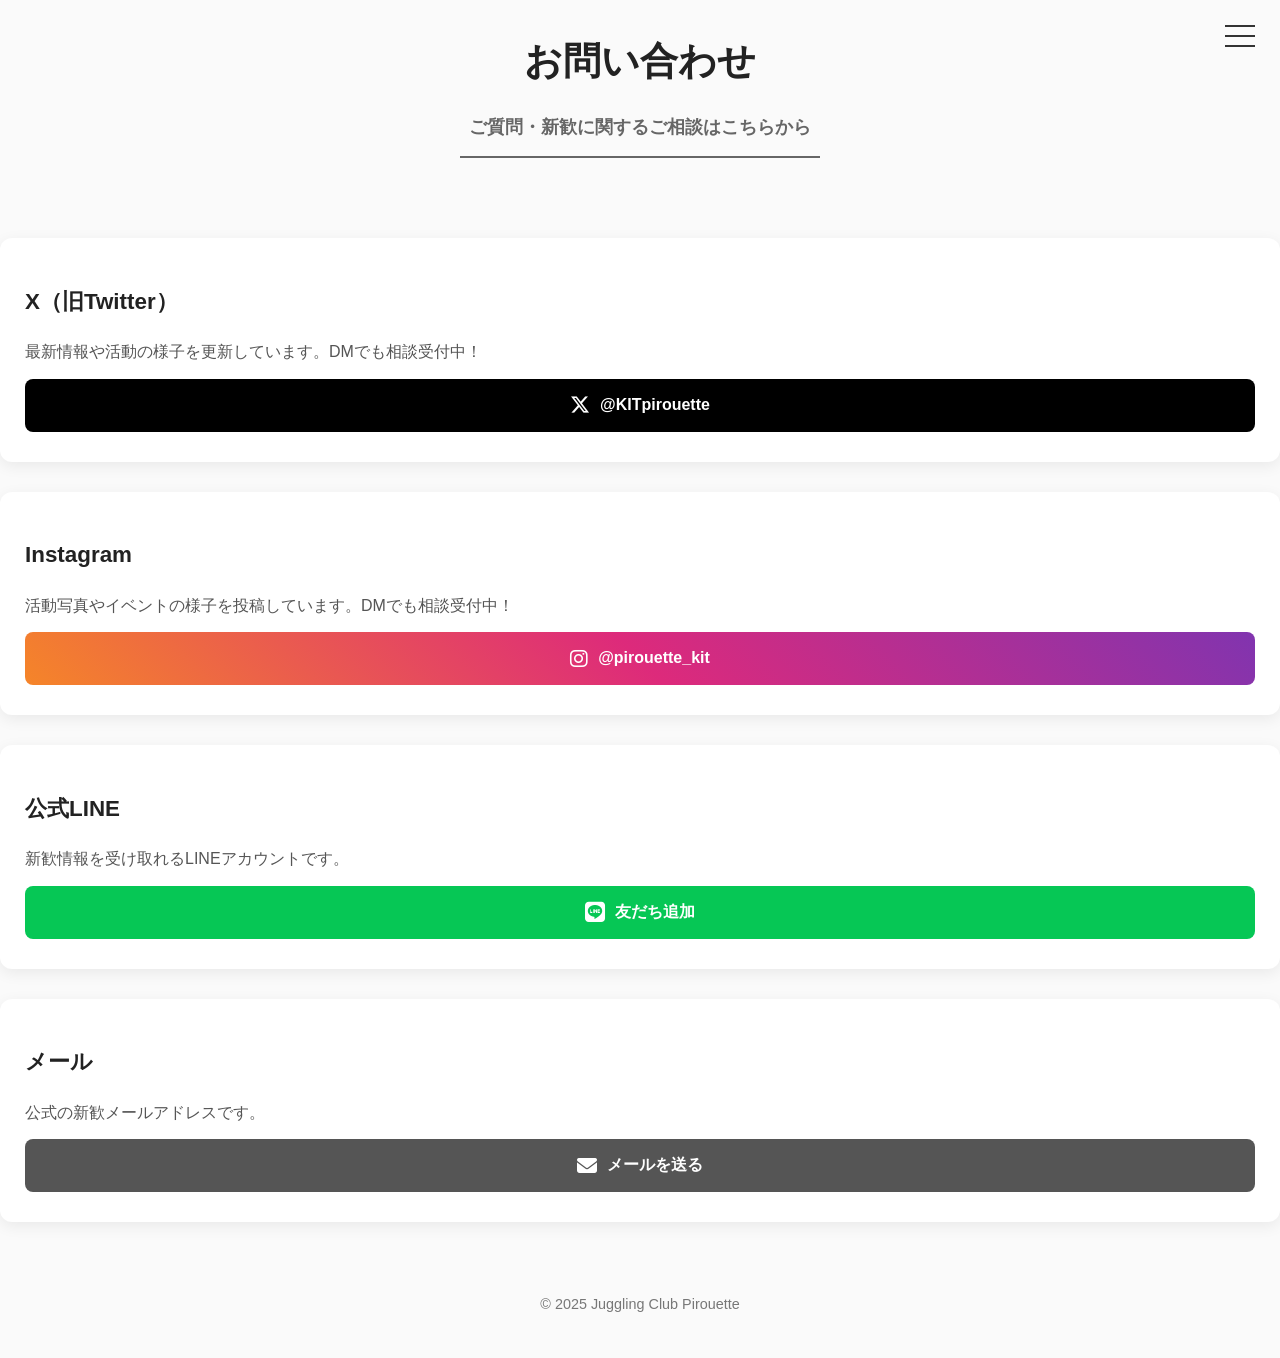
<file: contact.html>
<!DOCTYPE html>
<html lang="ja">
<head>
    <meta charset="UTF-8" />
    <meta name="viewport" content="width=device-width, initial-scale=1.0" />
    <title>お問い合わせ/各種SNS | Pirouette</title>
    <link rel="stylesheet" href="https://cdnjs.cloudflare.com/ajax/libs/font-awesome/6.5.0/css/all.min.css">
    <link rel="stylesheet" href="css/contact.css" />
    <link rel="stylesheet" href="css/styles.css" />
</head>

<body>

    <!-- 固定ヘッダー -->
    <header class="header">
        <nav id="header-menu" class="menu">
            <ul>
                <li><a href="index.html">ホーム</a></li>
                <li><a href="media.html">活動の様子</a></li>
                <li><a href="voice.html">先輩の声</a></li>
                <li><a href="clubhouse.html">部室に行く</a></li>
                <li><a href="contact.html">お問い合わせ/各種SNS</a></li>
            </ul>
        </nav>

        <div id="hamburger" class="hamburger">
            <span></span><span></span><span></span>
        </div>
    </header>
    <div id="overlay" class="overlay"></div>


    <!-- ページタイトル -->
    <header class="page-header">
        <h1>お問い合わせ</h1>
        <p class="subtitle">ご質問・新歓に関するご相談はこちらから</p>
        <div class="divider"></div>
    </header>

    <div class="contact-card">
        <h2>X（旧Twitter）</h2>
        <p>最新情報や活動の様子を更新しています。DMでも相談受付中！</p>
        <a href="https://x.com/kitpirouette?s=11&t=8eAhSpd67WuStOeye7FYPQ" target="_blank" class="sns-link x">
            <i class="fa-brands fa-x-twitter"></i>
            <span>@KITpirouette</span>
        </a>
    </div>
    
    <div class="contact-card">
        <h2>Instagram</h2>
        <p>活動写真やイベントの様子を投稿しています。DMでも相談受付中！</p>
        <a href="https://www.instagram.com/pirouette_kit" target="_blank" class="sns-link instagram">
            <i class="fa-brands fa-instagram"></i>
            <span>@pirouette_kit</span>
        </a>
    </div>
    
    <div class="contact-card">
        <h2>公式LINE</h2>
        <p>新歓情報を受け取れるLINEアカウントです。</p>
        <a href="https://lin.ee/y0P21i3" target="_blank" class="sns-link line">
            <i class="fa-brands fa-line"></i>
            <span>友だち追加</span>
        </a>
    </div>
    
    <div class="contact-card">
        <h2>メール</h2>
        <p>公式の新歓メールアドレスです。</p>
        <a href="mailto:kishi.daito392@mail.kyutech.jp" class="sns-link mail">
            <i class="fa-solid fa-envelope"></i>
            <span>メールを送る</span>
        </a>
    </div>

    <footer class="footer">© 2025 Juggling Club Pirouette</footer>

    <!-- スクロールアニメ -->
    <script>
        const items = document.querySelectorAll(".fade-in");

        const observer = new IntersectionObserver((entries) => {
            entries.forEach(entry => {
                if (entry.isIntersecting) {
                    entry.target.classList.add("visible");
                }
            });
        });

        items.forEach(item => observer.observe(item));
    </script>
    <script src="js/header.js"></script>

</body>
</html>
</file>
<file: css/contact.css>
body {
    margin: 0;
    font-family: "Inter", "Noto Sans JP", sans-serif;
    background: #fafafa;
    color: #222;
    line-height: 1.8;
}

/* --- Page header (共通デザイン) --- */
.page-header {
    text-align: center;
    padding: 0px 20px 50px;
}

.page-header h1 {
    font-size: 2.4rem;
    font-weight: 700;
    margin-bottom: 10px;
}

.subtitle {
    color: #666;
    font-size: 1.1rem;
    font-weight: 600;
    margin-bottom: 12px;
}

.divider {
    width: 360px;
    height: 2px;
    background: #666;
    opacity: 0;
    transform: scaleX(0);
    margin: 0 auto 30px;
    animation: dividerAnim 1.2s ease forwards;
}

.sns-link {
    display: flex;
    align-items: center;
    justify-content: center;
    gap: 10px;
    padding: 12px;
    border-radius: 8px;
    text-decoration: none;
    color: white;
    font-weight: bold;
    transition: 0.3s;
}

.sns-link i {
    font-size: 20px;
}

/* SNSごとの色 */
.sns-link.x {
    background: #000;
}

.sns-link.instagram {
    background: linear-gradient(45deg, #f58529, #dd2a7b, #8134af);
}

.sns-link.line {
    background: #06c755;
}

.sns-link.mail {
    background: #555;
}

.sns-link:hover {
    opacity: 0.8;
    transform: translateY(-2px);
}

@keyframes dividerAnim {
    to {
        opacity: 1;
        transform: scaleX(1);
    }
}

/* --- Contact section --- */

.contact-container {
    max-width: 900px;
    margin: 0 auto;
    padding: 20px;
}

.contact-card {
    background: #fff;
    padding: 25px 25px 30px;
    border-radius: 12px;
    box-shadow: 0 4px 15px rgba(0,0,0,0.07);
    margin-bottom: 30px;
}

.contact-card h2 {
    font-size: 1.4rem;
    margin-bottom: 8px;
}

.contact-card p {
    margin-bottom: 12px;
    color: #555;
}

.contact-link,
.line-link {
    display: inline-block;
    background: #222;
    color: #fff;
    padding: 10px 18px;
    border-radius: 8px;
    text-decoration: none;
    font-size: 0.95rem;
    transition: 0.3s ease;
}

.contact-link:hover,
.line-link:hover {
    background: #444;
}

/* --- Fade-in animation --- */

.fade-in {
    opacity: 0;
    transform: translateY(25px);
    transition: 0.9s ease;
}

.fade-in.visible {
    opacity: 1;
    transform: translateY(0);
}

/* --- Footer --- */
.footer {
    text-align: center;
    padding: 40px 0;
    color: #777;
    font-size: 0.9rem;
}

/* --- Smartphone --- */
@media (max-width: 600px) {
    .page-header {
        padding: 0 20px 60px;
        margin-top: 0%;
    }

    .page-header h1 {
        font-size: 1.9rem;
    }

    .divider {
        width: 200px;
    }
}
</file>
<file: css/styles.css>
/* ===== メニュー本体 ===== */
.menu {
    position: fixed;
    top: 0;
    right: -100%; /* 初期は画面外 */
    width: 320px;
    height: 100%;
    background: #111;
    color: white;
    transition: 0.4s cubic-bezier(.77,0,.18,1);
    z-index: 100;
    padding: 100px 30px;
}

.menu ul {
    list-style: none;
    padding: 0;
}

.menu li {
    margin: 30px 0;
}

.menu a {
    color: white;
    font-size: 20px;
    text-decoration: none;
    letter-spacing: 1px;
    transition: 0.2s;
}

/* ホバー */
.menu a:hover {
    opacity: 0.6;
}

/* 開いたとき */
.menu.open {
    right: 0;
}

/* ===== オーバーレイ ===== */
.overlay {
    position: fixed;
    top: 0;
    left: 0;
    width: 100%;
    height: 100%;
    background: rgba(0,0,0,0.6);
    opacity: 0;
    visibility: hidden;
    transition: 0.3s;
    z-index: 50;
}

.overlay.open {
    opacity: 1;
    visibility: visible;
}

/* ===== ハンバーガー ===== */
.hamburger {
    position: fixed;
    top: 25px;
    right: 25px;
    width: 30px;
    height: 24px;
    cursor: pointer;
    z-index: 200;
}

.hamburger span {
    position: absolute;
    width: 100%;
    height: 2px;
    background: #333;
    transition: 0.3s;
}

.hamburger span:nth-child(1){ top: 0; }
.hamburger span:nth-child(2){ top: 10px; }
.hamburger span:nth-child(3){ top: 20px; }

/* ✕に変形 */
.hamburger.open span:nth-child(1){
    transform: rotate(45deg);
    top: 10px;
}
.hamburger.open span:nth-child(2){
    opacity: 0;
}
.hamburger.open span:nth-child(3){
    transform: rotate(-45deg);
    top: 10px;
}
</file>
